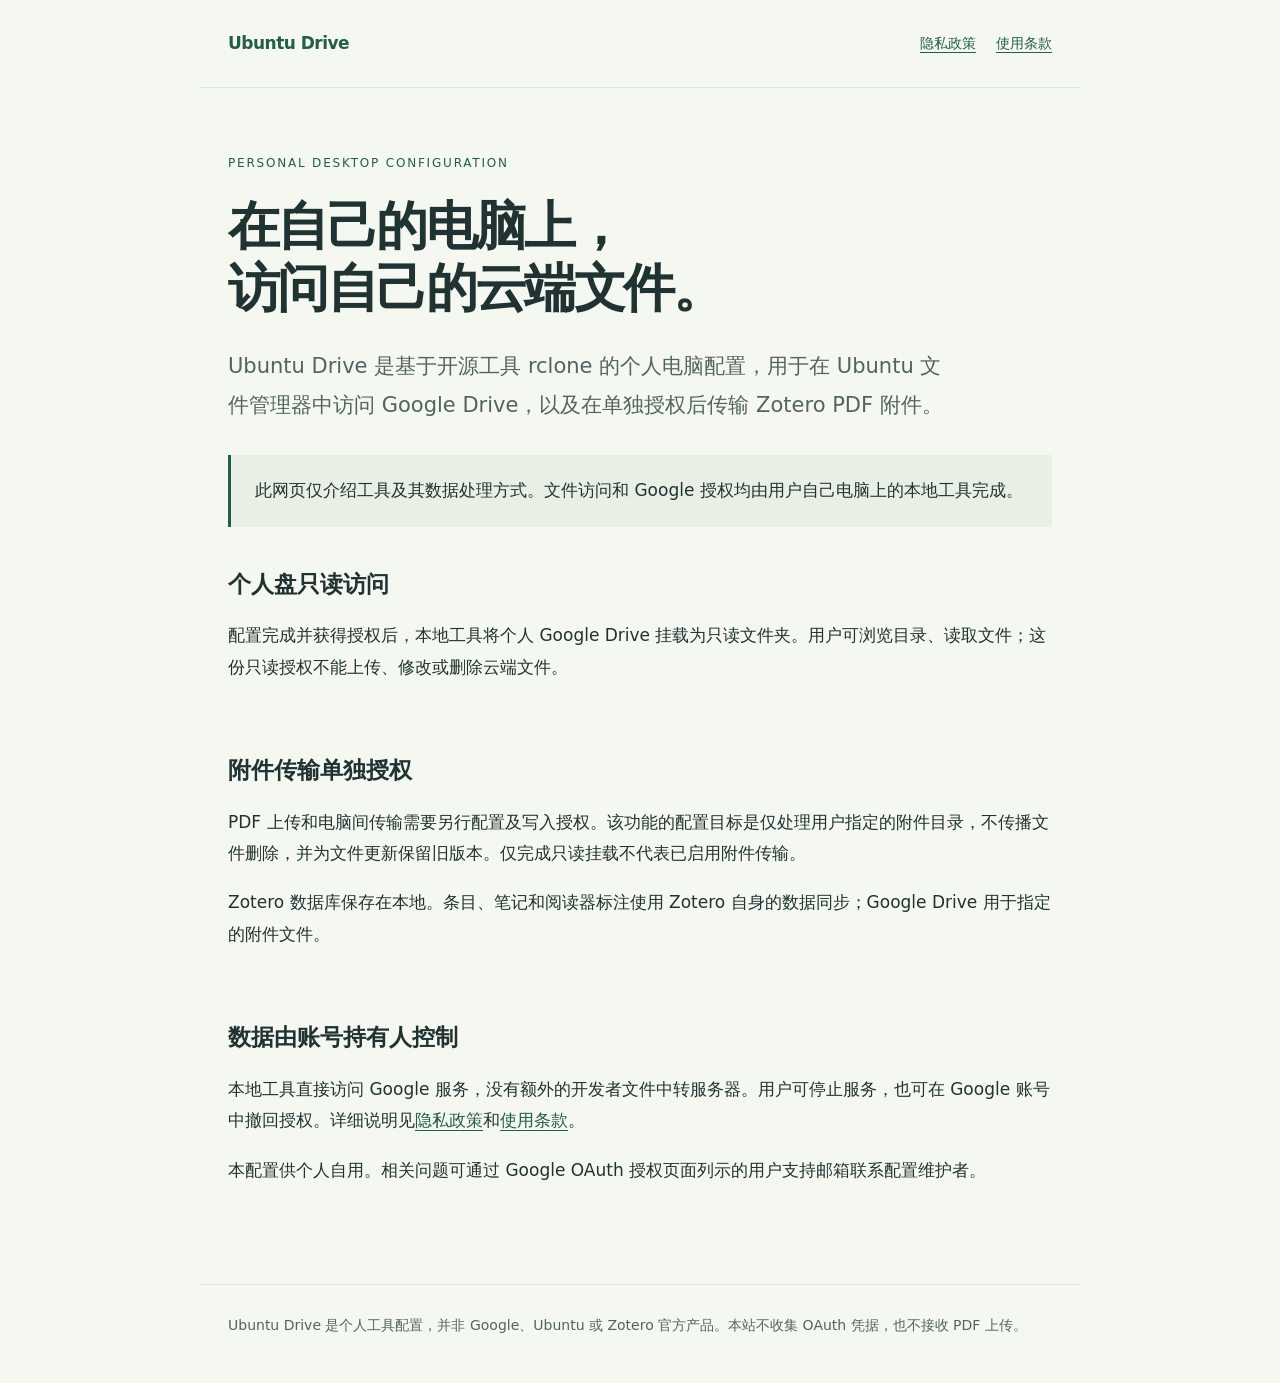
<file: index.html>
<!doctype html>
<html lang="zh-CN">
<head>
  <meta charset="utf-8">
  <meta name="viewport" content="width=device-width,initial-scale=1">
  <meta name="description" content="Ubuntu Drive 个人本地工具配置：通过 rclone 只读访问 Google Drive，并在单独授权后传输 Zotero PDF 附件。">
  <title>Ubuntu Drive · 个人云盘访问</title>
  <link rel="stylesheet" href="style.css">
</head>
<body>
<header><a class="brand" href="index.html">Ubuntu Drive</a><nav aria-label="站点导航"><a href="privacy.html">隐私政策</a><a href="terms.html">使用条款</a></nav></header>
<main>
  <p class="eyebrow">Personal desktop configuration</p>
  <h1>在自己的电脑上，<br>访问自己的云端文件。</h1>
  <p class="lead">Ubuntu Drive 是基于开源工具 rclone 的个人电脑配置，用于在 Ubuntu 文件管理器中访问 Google Drive，以及在单独授权后传输 Zotero PDF 附件。</p>
  <div class="note">此网页仅介绍工具及其数据处理方式。文件访问和 Google 授权均由用户自己电脑上的本地工具完成。</div>
  <section><h2>个人盘只读访问</h2><p>配置完成并获得授权后，本地工具将个人 Google Drive 挂载为只读文件夹。用户可浏览目录、读取文件；这份只读授权不能上传、修改或删除云端文件。</p></section>
  <section><h2>附件传输单独授权</h2><p>PDF 上传和电脑间传输需要另行配置及写入授权。该功能的配置目标是仅处理用户指定的附件目录，不传播文件删除，并为文件更新保留旧版本。仅完成只读挂载不代表已启用附件传输。</p><p>Zotero 数据库保存在本地。条目、笔记和阅读器标注使用 Zotero 自身的数据同步；Google Drive 用于指定的附件文件。</p></section>
  <section><h2>数据由账号持有人控制</h2><p>本地工具直接访问 Google 服务，没有额外的开发者文件中转服务器。用户可停止服务，也可在 Google 账号中撤回授权。详细说明见<a href="privacy.html">隐私政策</a>和<a href="terms.html">使用条款</a>。</p><p>本配置供个人自用。相关问题可通过 Google OAuth 授权页面列示的用户支持邮箱联系配置维护者。</p></section>
</main>
<footer>Ubuntu Drive 是个人工具配置，并非 Google、Ubuntu 或 Zotero 官方产品。本站不收集 OAuth 凭据，也不接收 PDF 上传。</footer>
</body>
</html>
</file>
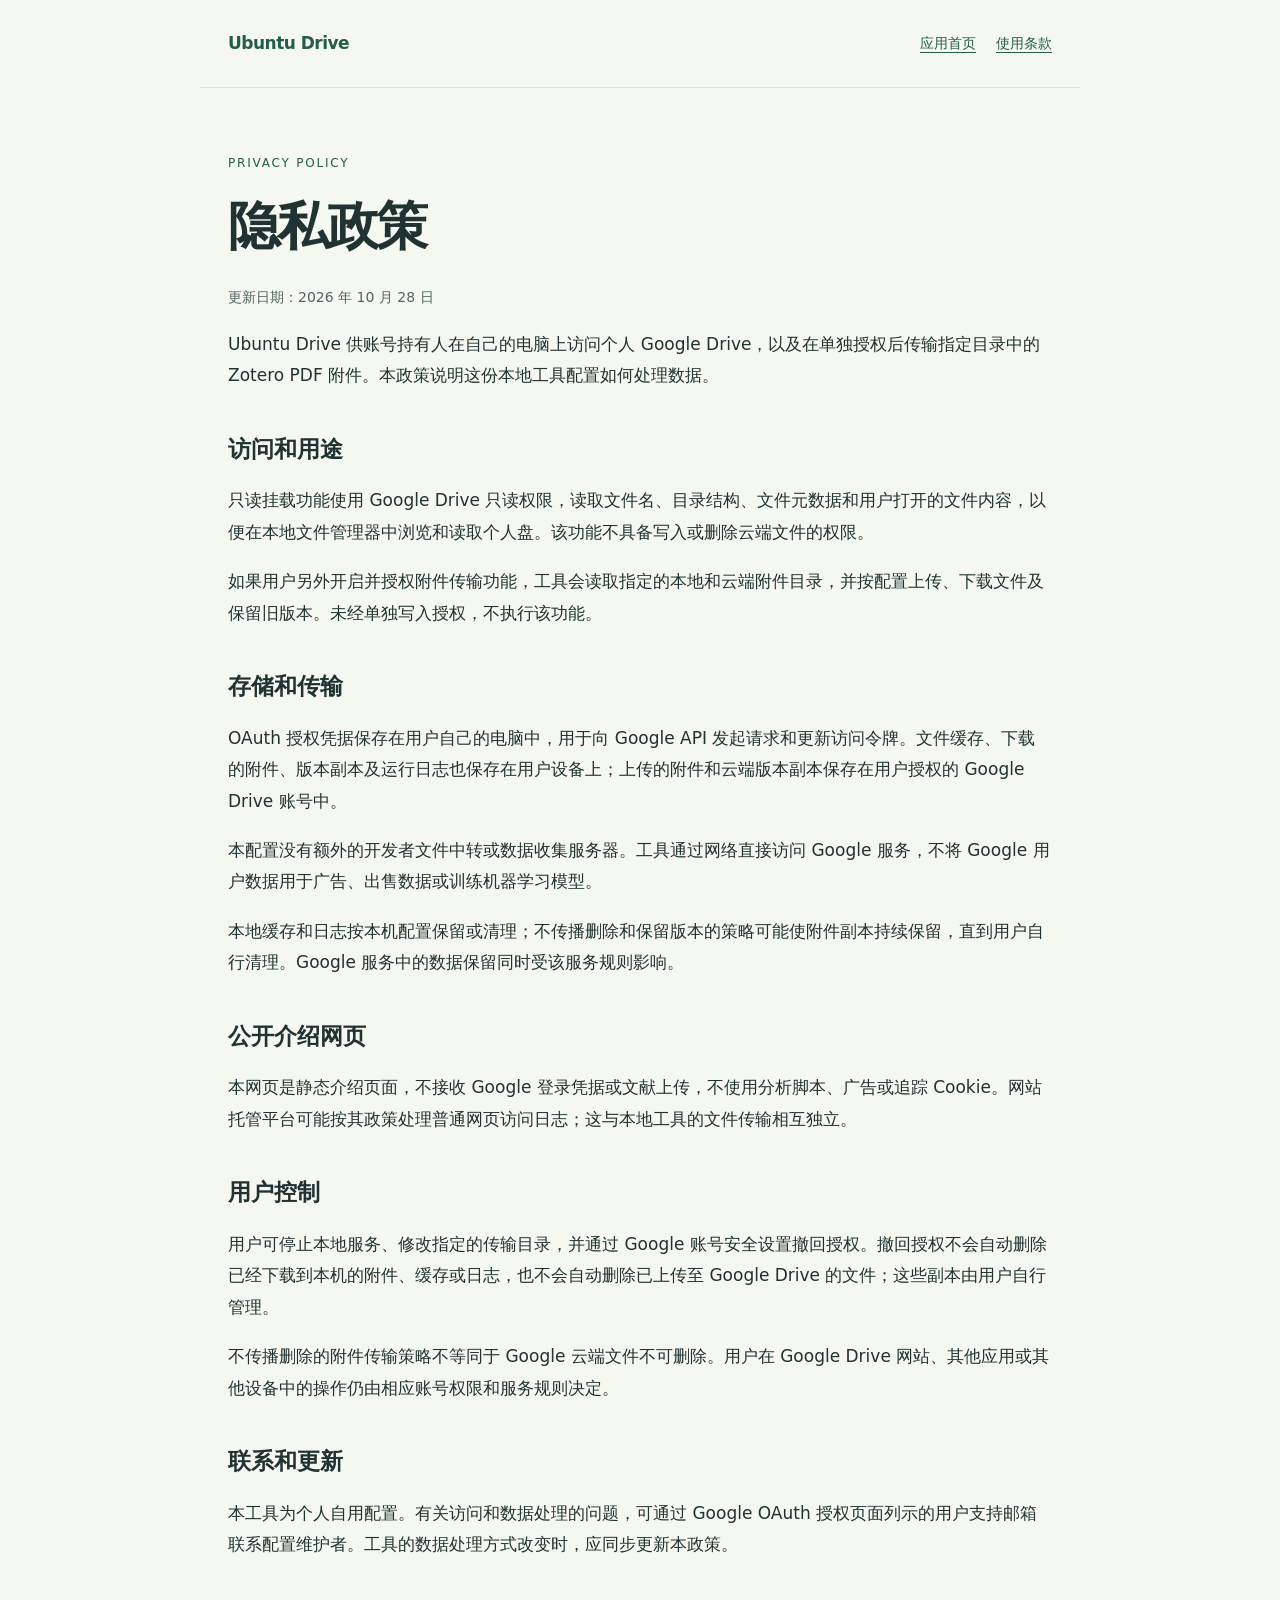
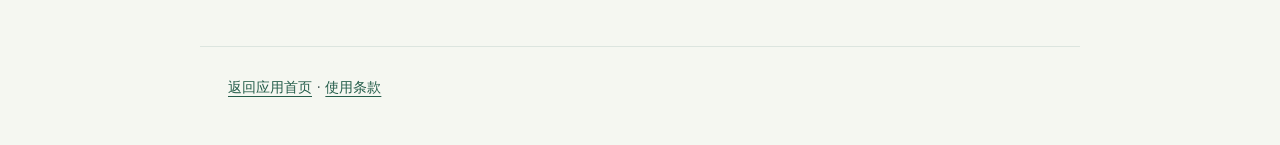
<file: privacy.html>
<!doctype html>
<html lang="zh-CN">
<head><meta charset="utf-8"><meta name="viewport" content="width=device-width,initial-scale=1"><meta name="description" content="Ubuntu Drive 访问、使用、存储 Google Drive 数据及用户控制方式。"><title>隐私政策 · Ubuntu Drive</title><link rel="stylesheet" href="style.css"></head>
<body>
<header><a class="brand" href="index.html">Ubuntu Drive</a><nav aria-label="站点导航"><a href="index.html">应用首页</a><a href="terms.html">使用条款</a></nav></header>
<main>
  <p class="eyebrow">Privacy policy</p><h1>隐私政策</h1><p class="meta">更新日期：2026 年 10 月 28 日</p>
  <p>Ubuntu Drive 供账号持有人在自己的电脑上访问个人 Google Drive，以及在单独授权后传输指定目录中的 Zotero PDF 附件。本政策说明这份本地工具配置如何处理数据。</p>
  <h2>访问和用途</h2><p>只读挂载功能使用 Google Drive 只读权限，读取文件名、目录结构、文件元数据和用户打开的文件内容，以便在本地文件管理器中浏览和读取个人盘。该功能不具备写入或删除云端文件的权限。</p><p>如果用户另外开启并授权附件传输功能，工具会读取指定的本地和云端附件目录，并按配置上传、下载文件及保留旧版本。未经单独写入授权，不执行该功能。</p>
  <h2>存储和传输</h2><p>OAuth 授权凭据保存在用户自己的电脑中，用于向 Google API 发起请求和更新访问令牌。文件缓存、下载的附件、版本副本及运行日志也保存在用户设备上；上传的附件和云端版本副本保存在用户授权的 Google Drive 账号中。</p><p>本配置没有额外的开发者文件中转或数据收集服务器。工具通过网络直接访问 Google 服务，不将 Google 用户数据用于广告、出售数据或训练机器学习模型。</p><p>本地缓存和日志按本机配置保留或清理；不传播删除和保留版本的策略可能使附件副本持续保留，直到用户自行清理。Google 服务中的数据保留同时受该服务规则影响。</p>
  <h2>公开介绍网页</h2><p>本网页是静态介绍页面，不接收 Google 登录凭据或文献上传，不使用分析脚本、广告或追踪 Cookie。网站托管平台可能按其政策处理普通网页访问日志；这与本地工具的文件传输相互独立。</p>
  <h2>用户控制</h2><p>用户可停止本地服务、修改指定的传输目录，并通过 Google 账号安全设置撤回授权。撤回授权不会自动删除已经下载到本机的附件、缓存或日志，也不会自动删除已上传至 Google Drive 的文件；这些副本由用户自行管理。</p><p>不传播删除的附件传输策略不等同于 Google 云端文件不可删除。用户在 Google Drive 网站、其他应用或其他设备中的操作仍由相应账号权限和服务规则决定。</p>
  <h2>联系和更新</h2><p>本工具为个人自用配置。有关访问和数据处理的问题，可通过 Google OAuth 授权页面列示的用户支持邮箱联系配置维护者。工具的数据处理方式改变时，应同步更新本政策。</p>
</main>
<footer><a href="index.html">返回应用首页</a> · <a href="terms.html">使用条款</a></footer>
</body></html>
</file>
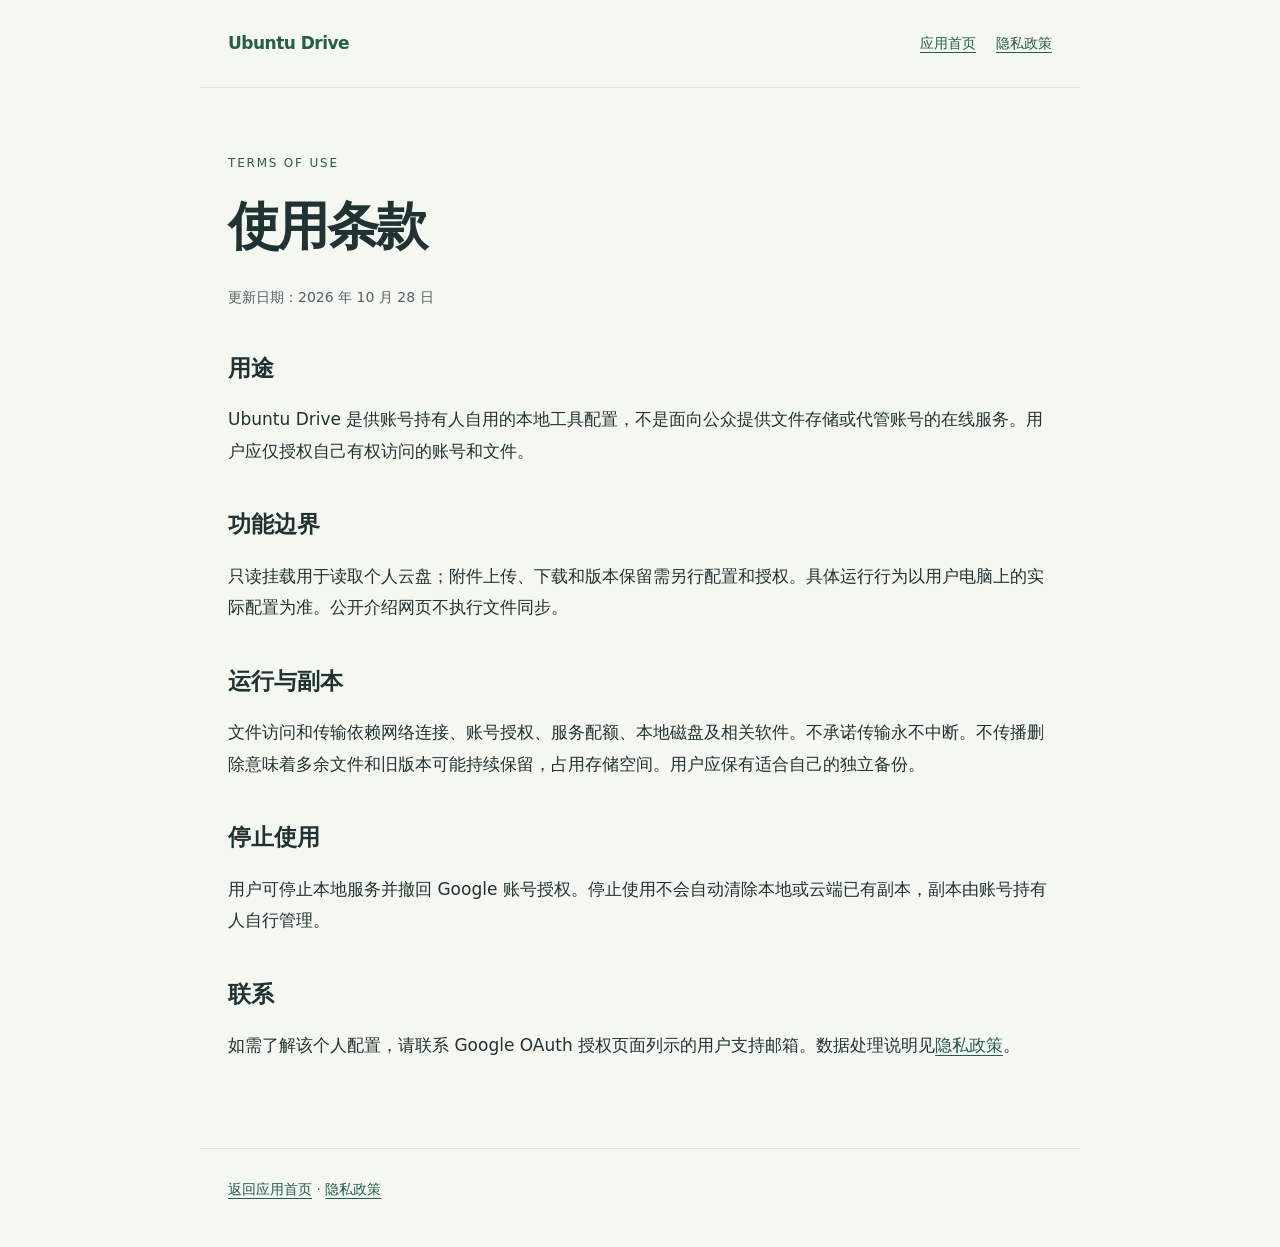
<file: terms.html>
<!doctype html>
<html lang="zh-CN">
<head><meta charset="utf-8"><meta name="viewport" content="width=device-width,initial-scale=1"><meta name="description" content="Ubuntu Drive 个人工具配置的用途和使用边界。"><title>使用条款 · Ubuntu Drive</title><link rel="stylesheet" href="style.css"></head>
<body>
<header><a class="brand" href="index.html">Ubuntu Drive</a><nav aria-label="站点导航"><a href="index.html">应用首页</a><a href="privacy.html">隐私政策</a></nav></header>
<main>
  <p class="eyebrow">Terms of use</p><h1>使用条款</h1><p class="meta">更新日期：2026 年 10 月 28 日</p>
  <h2>用途</h2><p>Ubuntu Drive 是供账号持有人自用的本地工具配置，不是面向公众提供文件存储或代管账号的在线服务。用户应仅授权自己有权访问的账号和文件。</p>
  <h2>功能边界</h2><p>只读挂载用于读取个人云盘；附件上传、下载和版本保留需另行配置和授权。具体运行行为以用户电脑上的实际配置为准。公开介绍网页不执行文件同步。</p>
  <h2>运行与副本</h2><p>文件访问和传输依赖网络连接、账号授权、服务配额、本地磁盘及相关软件。不承诺传输永不中断。不传播删除意味着多余文件和旧版本可能持续保留，占用存储空间。用户应保有适合自己的独立备份。</p>
  <h2>停止使用</h2><p>用户可停止本地服务并撤回 Google 账号授权。停止使用不会自动清除本地或云端已有副本，副本由账号持有人自行管理。</p>
  <h2>联系</h2><p>如需了解该个人配置，请联系 Google OAuth 授权页面列示的用户支持邮箱。数据处理说明见<a href="privacy.html">隐私政策</a>。</p>
</main>
<footer><a href="index.html">返回应用首页</a> · <a href="privacy.html">隐私政策</a></footer>
</body></html>
</file>
<file: style.css>
:root{color-scheme:light;--ink:#203332;--muted:#526462;--line:#dce5df;--paper:#f5f7f1;--accent:#245d4a}*{box-sizing:border-box}body{margin:0;background:var(--paper);color:var(--ink);font:17px/1.85 system-ui,-apple-system,"Noto Sans CJK SC",sans-serif}a{color:var(--accent);text-underline-offset:4px}a:focus-visible{outline:3px solid var(--accent);outline-offset:5px}header,main,footer{max-width:880px;margin:auto;padding:28px}header{display:flex;justify-content:space-between;align-items:center;border-bottom:1px solid var(--line);gap:20px}.brand{text-decoration:none;font-weight:750;letter-spacing:-.03em}nav{display:flex;gap:20px;font-size:14px;flex-wrap:wrap}.eyebrow{font-size:12px;letter-spacing:.15em;text-transform:uppercase;color:var(--accent);margin-top:36px}h1{font-size:clamp(32px,6vw,52px);letter-spacing:-.05em;line-height:1.2;margin:20px 0 28px}h2{font-size:23px;margin-top:40px;line-height:1.5}p{margin:18px 0}.lead{font-size:21px;color:var(--muted);max-width:730px}.note{padding:20px 24px;border-left:3px solid var(--accent);background:#e9efe5;margin:30px 0}.meta,footer{color:var(--muted);font-size:14px}footer{border-top:1px solid var(--line);margin-top:40px;padding-bottom:44px}li{margin:10px 0}code{font-size:.9em}section{padding-bottom:12px}@media(max-width:600px){header,main,footer{padding:20px}header{align-items:flex-start;flex-direction:column}nav{gap:16px}.lead{font-size:19px}}
</file>
